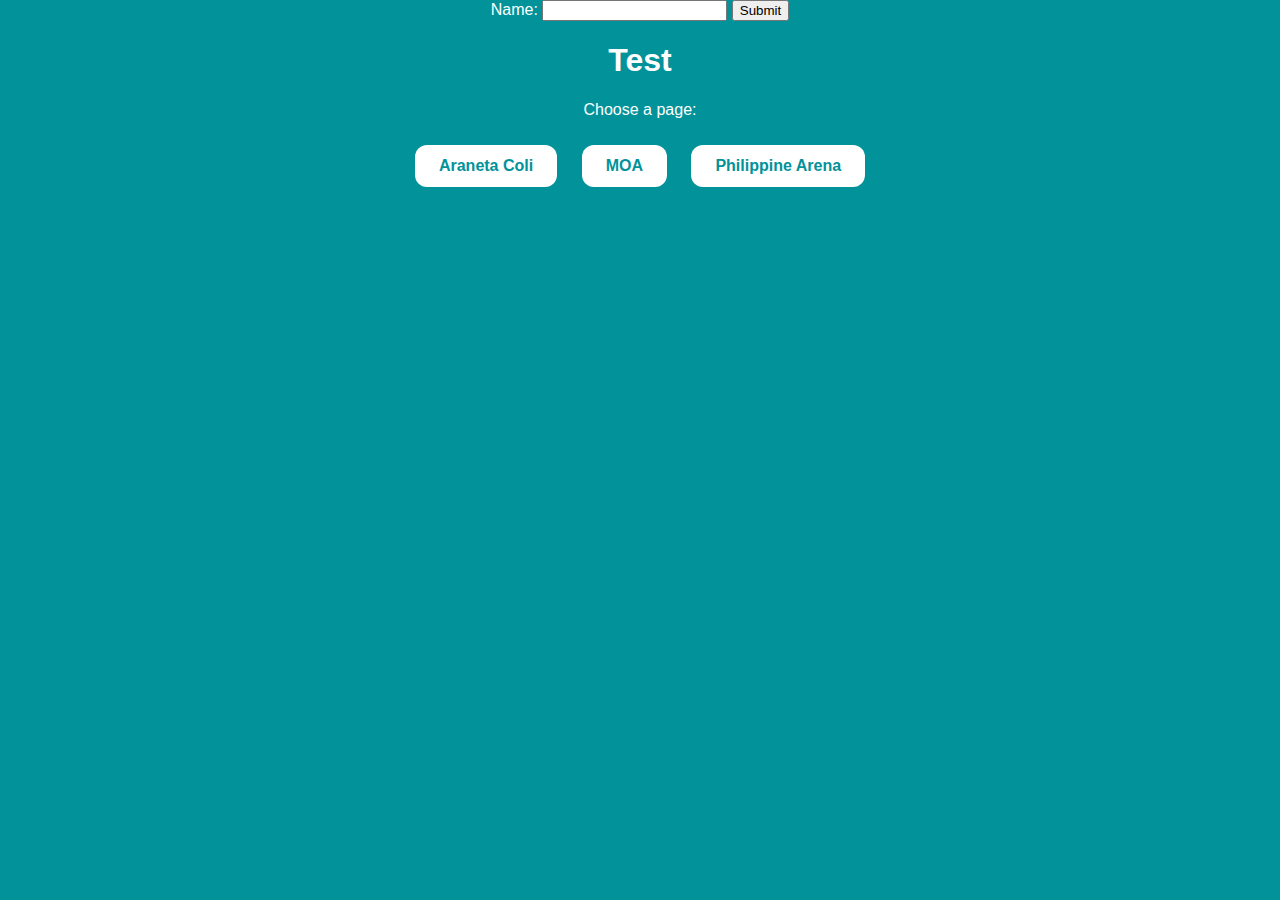
<file: index.html>
<!DOCTYPE html>
<html lang="en">
<head>
  <meta charset="UTF-8">
  <title>Home</title>
  <link rel="stylesheet" href="style.css">
</head>
<body>
<form action="https://docs.google.com/forms/d/e/1FAIpQLSdYO_thRRcKAeWEL3p1rimJdRLpifTFOJmA-BmcGUnHW7YTVg/formResponse" 
      method="POST" 
      target="hidden_iframe" 
      onsubmit="submitted=true;">

  <label for="name">Name:</label>
  <input type="text" id="name" name="entry.2005620554" required>
  <button type="submit">Submit</button>
</form>

<iframe name="hidden_iframe" style="display:none;" onload="if(submitted){document.getElementById('thankyou').style.display='block';}"></iframe>

<p id="thankyou" style="display:none; color:green; font-weight:bold;">
  ✅ Thank you! Your response has been recorded.
</p>

<script>
  var submitted = false;
</script>
  <h1>Test</h1>
  <p>Choose a page:</p>

<button class="chooseButton" onclick="location.href='araneta.html'">Araneta Coli</button>
<button class="chooseButton" onclick="location.href='moa.html'">MOA</button>
<button class="chooseButton" onclick="location.href='phil_ar.html'">Philippine Arena</button>

</body>
</html>
</file>
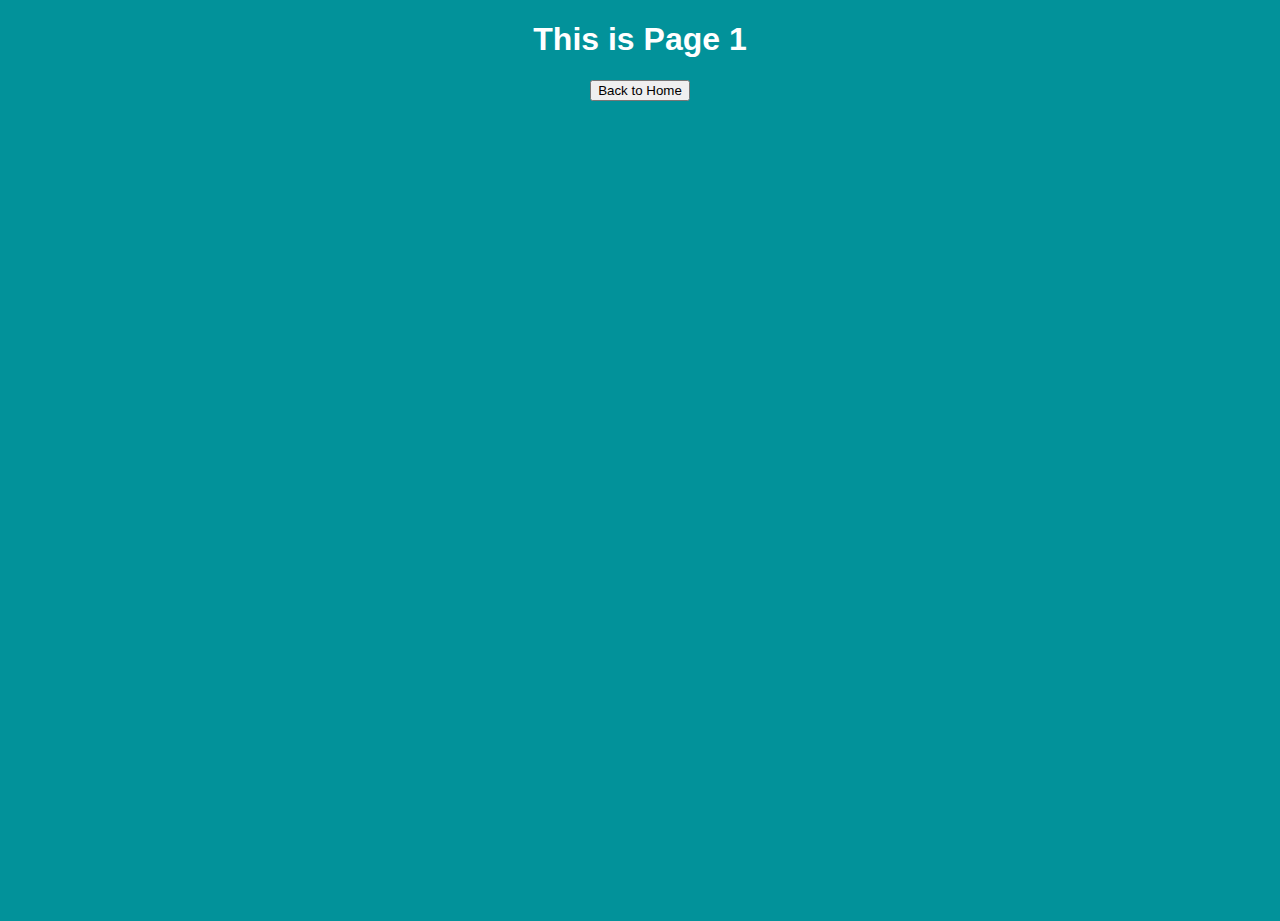
<file: araneta.html>
<!DOCTYPE html>
<html lang="en">
<link rel="stylesheet" href="style.css">
<head>
  <meta charset="UTF-8">
  <title>Page 1</title>
</head>
<body>
  <h1>This is Page 1</h1>
  <button onclick="location.href='index.html'">Back to Home</button>
</body>
</html>
</file>
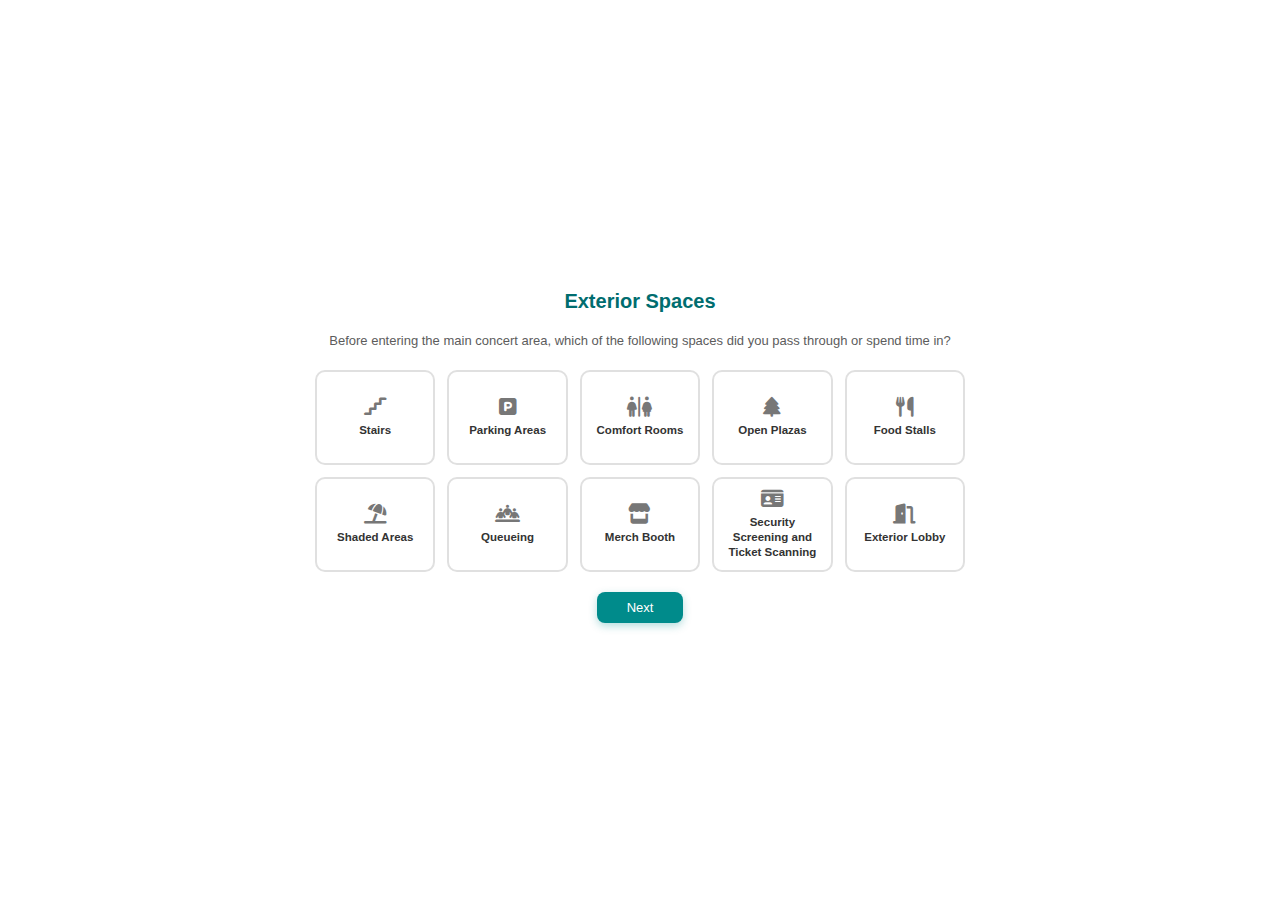
<file: exteriorspaces.html>
<!DOCTYPE html>
<html lang="en">
<head>
  <meta charset="UTF-8">
  <meta name="viewport" content="width=device-width, initial-scale=1.0">
  <title>Select Spaces</title>
  <link rel="stylesheet" href="https://cdnjs.cloudflare.com/ajax/libs/font-awesome/6.5.0/css/all.min.css">
  <style>
  * {
    box-sizing: border-box;
    font-family: 'Poppins', sans-serif;
  }

  body {
    display: flex;
    justify-content: center;
    align-items: center;
    flex-direction: column;
    min-height: 100vh;
    margin: 0;
    background-color: #ffffff;
    padding: 20px;
  }

  h1 {
    font-size: 20px;
    margin-bottom: 6px;
    color: #006d6f;
    text-align: center;
    font-weight: 700;
  }

  p {
    color: #5c5c5c;
    margin-bottom: 20px;
    font-size: 13px;
    text-align: center;
    line-height: 1.4em;
  }

  /* 🔹 Smaller cards */
  .roles {
    display: grid;
    grid-template-columns: repeat(auto-fit, minmax(110px, 1fr));
    gap: 12px;
    width: 100%;
    max-width: 650px;
    margin-bottom: 20px;
  }

  .role-card {
    background: #fff;
    border: 2px solid #e0e0e0;
    border-radius: 10px;
    min-height: 95px;
    text-align: center;
    padding: 8px;
    transition: 0.3s;
    cursor: pointer;
    display: flex;
    flex-direction: column;
    justify-content: center;
    align-items: center;
  }

  .role-card:hover {
    border-color: #008b8b;
    box-shadow: 0 0 6px rgba(0, 139, 139, 0.25);
  }

  .role-card i {
    font-size: 20px;
    color: #777;
    margin-bottom: 6px;
    transition: color 0.3s;
  }

  .role-card h3 {
    color: #333;
    font-size: 11.5px;
    margin: 0;
    padding: 0 4px;
    line-height: 1.3em;
    transition: color 0.3s;
  }

  .role-card:hover i,
  .role-card:hover h3 {
    color: #008b8b;
  }

  .role-card.active {
    border-color: #008b8b;
    box-shadow: 0 0 6px rgba(0, 139, 139, 0.3);
  }

  .role-card.active i,
  .role-card.active h3 {
    color: #008b8b;
  }

  .next-btn {
    background-color: #008b8b;
    color: white;
    border: none;
    border-radius: 8px;
    padding: 8px 30px;
    font-size: 13px;
    cursor: pointer;
    transition: 0.3s;
    box-shadow: 0 3px 8px rgba(0, 139, 139, 0.3);
  }

  .next-btn:hover {
    background-color: #007373;
  }
</style>

</head>
<body>

  <h1>Exterior Spaces</h1>
  <p>Before entering the main concert area, which of the following spaces did you pass through or spend time in?</p>

  <div class="roles">
    <div class="role-card" onclick="toggleCard(this)">
      <i class="fa-solid fa-stairs"></i>
      <h3>Stairs</h3>
    </div>
    <div class="role-card" onclick="toggleCard(this)">
      <i class="fa-solid fa-square-parking"></i>
      <h3>Parking Areas</h3>
    </div>
    <div class="role-card" onclick="toggleCard(this)">
      <i class="fa-solid fa-restroom"></i>
      <h3>Comfort Rooms</h3>
    </div>
    <div class="role-card" onclick="toggleCard(this)">
      <i class="fa-solid fa-tree"></i>
      <h3>Open Plazas</h3>
    </div>
    <div class="role-card" onclick="toggleCard(this)">
      <i class="fa-solid fa-utensils"></i>
      <h3>Food Stalls</h3>
    </div>
    <div class="role-card" onclick="toggleCard(this)">
      <i class="fa-solid fa-umbrella-beach"></i>
      <h3>Shaded Areas</h3>
    </div>
    <div class="role-card" onclick="toggleCard(this)">
      <i class="fa-solid fa-people-line"></i>
      <h3>Queueing</h3>
    </div>
    <div class="role-card" onclick="toggleCard(this)">
      <i class="fa-solid fa-store"></i>
      <h3>Merch Booth</h3>
    </div>
    <div class="role-card" onclick="toggleCard(this)">
      <i class="fa-solid fa-id-card"></i>
      <h3>Security Screening and Ticket Scanning</h3>
    </div>
    <div class="role-card" onclick="toggleCard(this)">
      <i class="fa-solid fa-door-open"></i>
      <h3>Exterior Lobby</h3>
    </div>
  </div>

  <button class="next-btn" onclick="showSelected()">Next</button>

  <!-- ✅ Option 2 Script (Sequential Same-Tab Flow) -->
 <script>
  function toggleCard(card) {
    card.classList.toggle("active");
  }
  function getUserIdFromUrl() {
  const params = new URLSearchParams(window.location.search);
  return params.get("userId");
}

const userId = getUserIdFromUrl();

  function showSelected() {
  const selected = [...document.querySelectorAll(".role-card.active h3")].map(el => el.textContent);

  if (selected.length === 0) {
    alert("Please select at least one space.");
    return;
  }

  const pageMap = {
    "Stairs": "stairs.html",
    "Parking Areas": "parking.html",
    "Comfort Rooms": "comfortrooms.html",
    "Open Plazas": "openplazas.html",
    "Food Stalls": "foodstalls.html",
    "Shaded Areas": "shadedareas.html",
    "Queueing": "queueing.html",
    "Merch Booth": "merch.html",
    "Security Screening and Ticket Scanning": "security.html",
    "Exterior Lobby": "exteriorlobby.html"
  };

  const selectedPages = selected.map(name => pageMap[name]).filter(Boolean);
  localStorage.setItem("selectedPages", JSON.stringify(selectedPages));
  localStorage.setItem("currentPageIndex", "0");

  // ✅ Add userId to the next page's URL
  const userId = getUserIdFromUrl();
  window.location.href = `${selectedPages[0]}?userId=${encodeURIComponent(userId)}`;
}

</script>


</body>
</html>
</file>
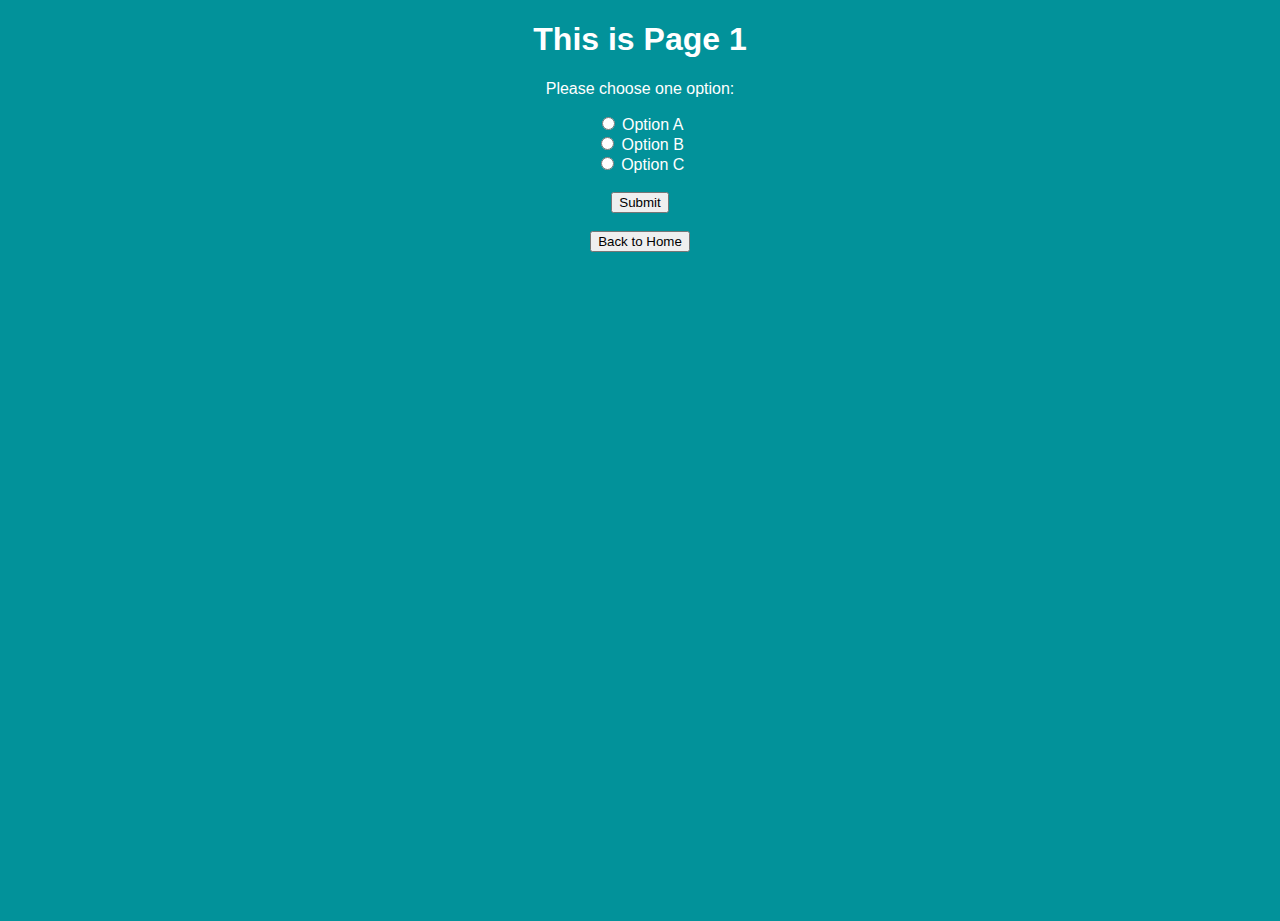
<file: form.html>
<!DOCTYPE html>
<html lang="en">
<head>
  <meta charset="UTF-8">
  <title>Page 1</title>
  <link rel="stylesheet" href="style.css">
</head>
<body>
  <h1>This is Page 1</h1>
  
  <form action = "process-form.php" method= "post">
        <p>Please choose one option:</p>

    <label><input type="radio" name="choice" value="Option A"> Option A</label><br>
    <label><input type="radio" name="choice" value="Option B"> Option B</label><br>
    <label><input type="radio" name="choice" value="Option C"> Option C</label><br><br>

    <input type="submit" value="Submit">
  </form>

  <br>
  <button onclick="location.href='index.html'">Back to Home</button>
</body>
</html>
</file>
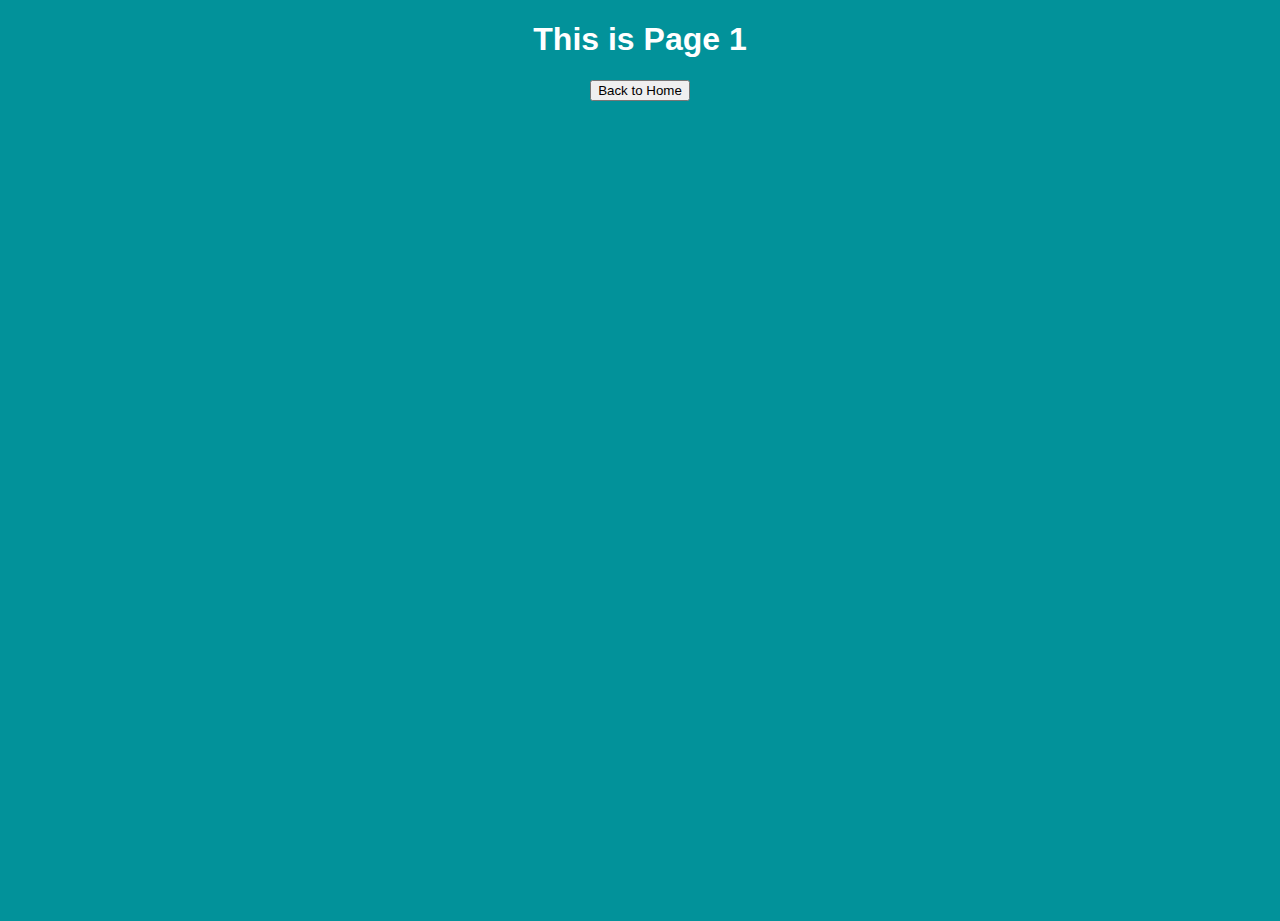
<file: moa.html>
<!DOCTYPE html>
<html lang="en">
<link rel="stylesheet" href="style.css">
<head>
  <meta charset="UTF-8">
  <title>MOA</title>
</head>
<body>
  <h1>This is Page 1</h1>
  <button onclick="location.href='index.html'">Back to Home</button>
</body>
</html>
</file>
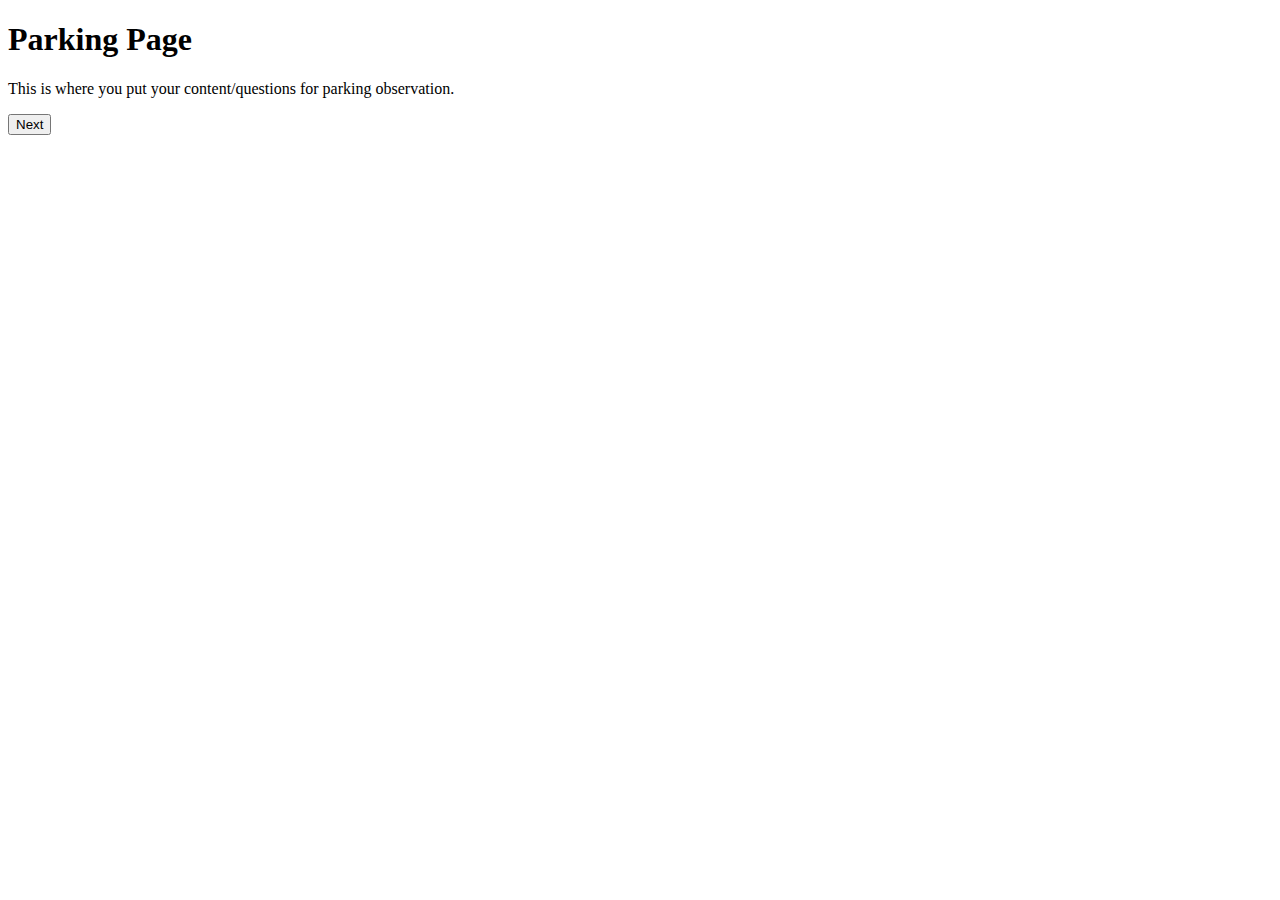
<file: parking.html>
<!DOCTYPE html>
<html lang="en">
<head>
    <meta charset="UTF-8">
    <title>Stairs</title>
</head>
<body>
    <h1>Parking Page</h1>
    <p>This is where you put your content/questions for parking observation.</p>

    <button onclick="goNext()">Next</button>

    <script>
        function goNext() {
            let selectedSpaces = JSON.parse(localStorage.getItem("selectedSpaces"));
            selectedSpaces.shift(); // remove "stairs"

            if (selectedSpaces.length === 0) {
                alert("Finished all selected spaces!");
                localStorage.removeItem("selectedSpaces");
                window.location.href = "pha_checklist.html"; // back to start or thank-you page
            } else {
                localStorage.setItem("selectedSpaces", JSON.stringify(selectedSpaces));
                window.location.href = selectedSpaces[0] + ".html";
            }
        }
    </script>
</body>
</html>
</file>
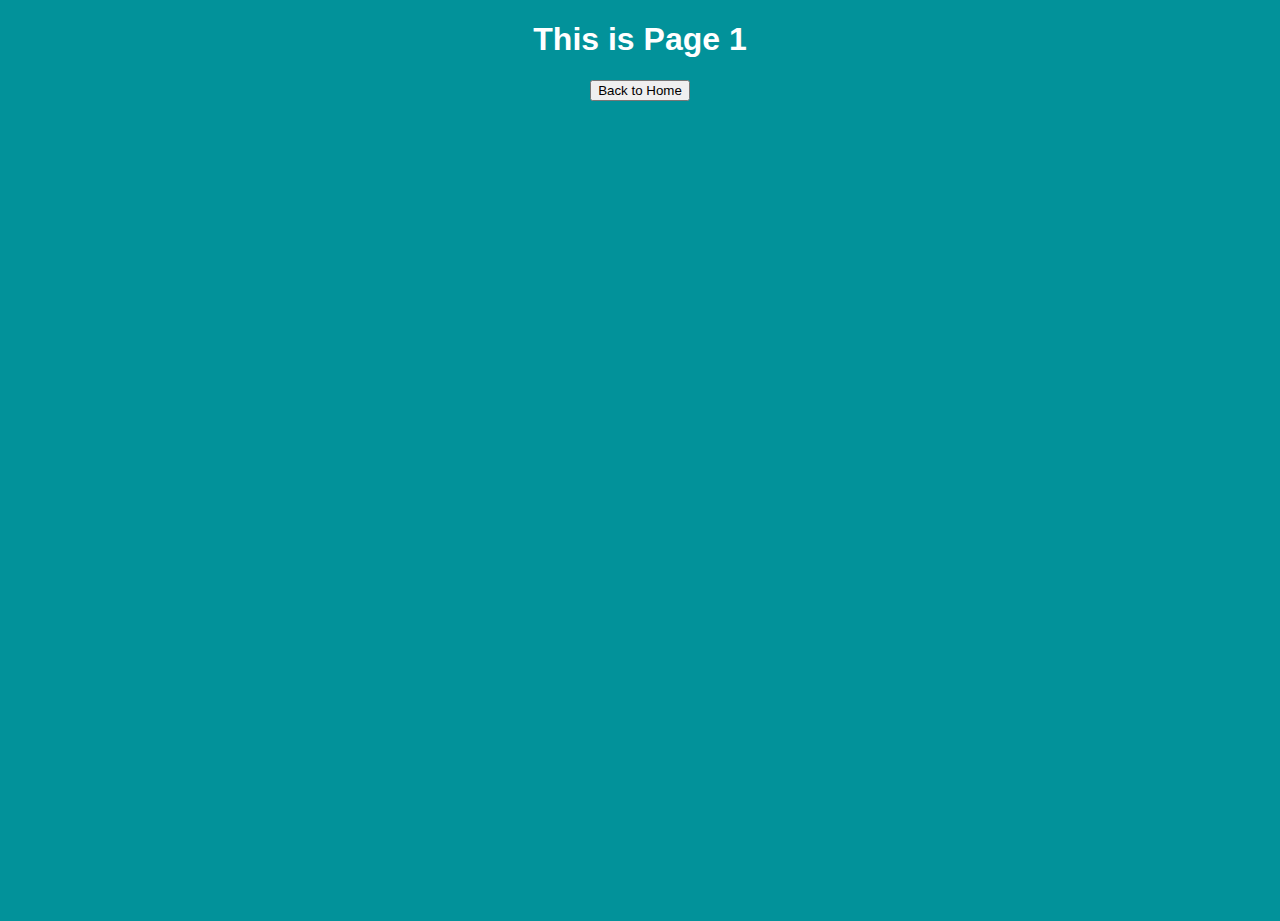
<file: phil_ar.html>
<!DOCTYPE html>
<html lang="en">
<link rel="stylesheet" href="style.css">
<head>
  <meta charset="UTF-8">
  <title>PhilArena</title>
</head>
<body>
  <h1>This is Page 1</h1>
  <button onclick="location.href='index.html'">Back to Home</button>
</body>
</html>
</file>
<file: style.css>
/* style.css */
body, html {
  margin: 0;
  height: 100%;
  background-color: #02929A; /* Updated background */
  color: white; /* optional: makes text readable */
  font-family: Arial, sans-serif;
  text-align: center;
}

.chooseButton {
  background-color: white;
  color: #02929A;
  border: none;
  padding: 12px 24px;
  margin: 10px;
  font-size: 16px;
  font-weight: bold;
  cursor: pointer;

  /* Rounded square shape */
  border-radius: 12px; 

  /* Extra polish */
  transition: background-color 0.3s, transform 0.2s;
}
</file>
